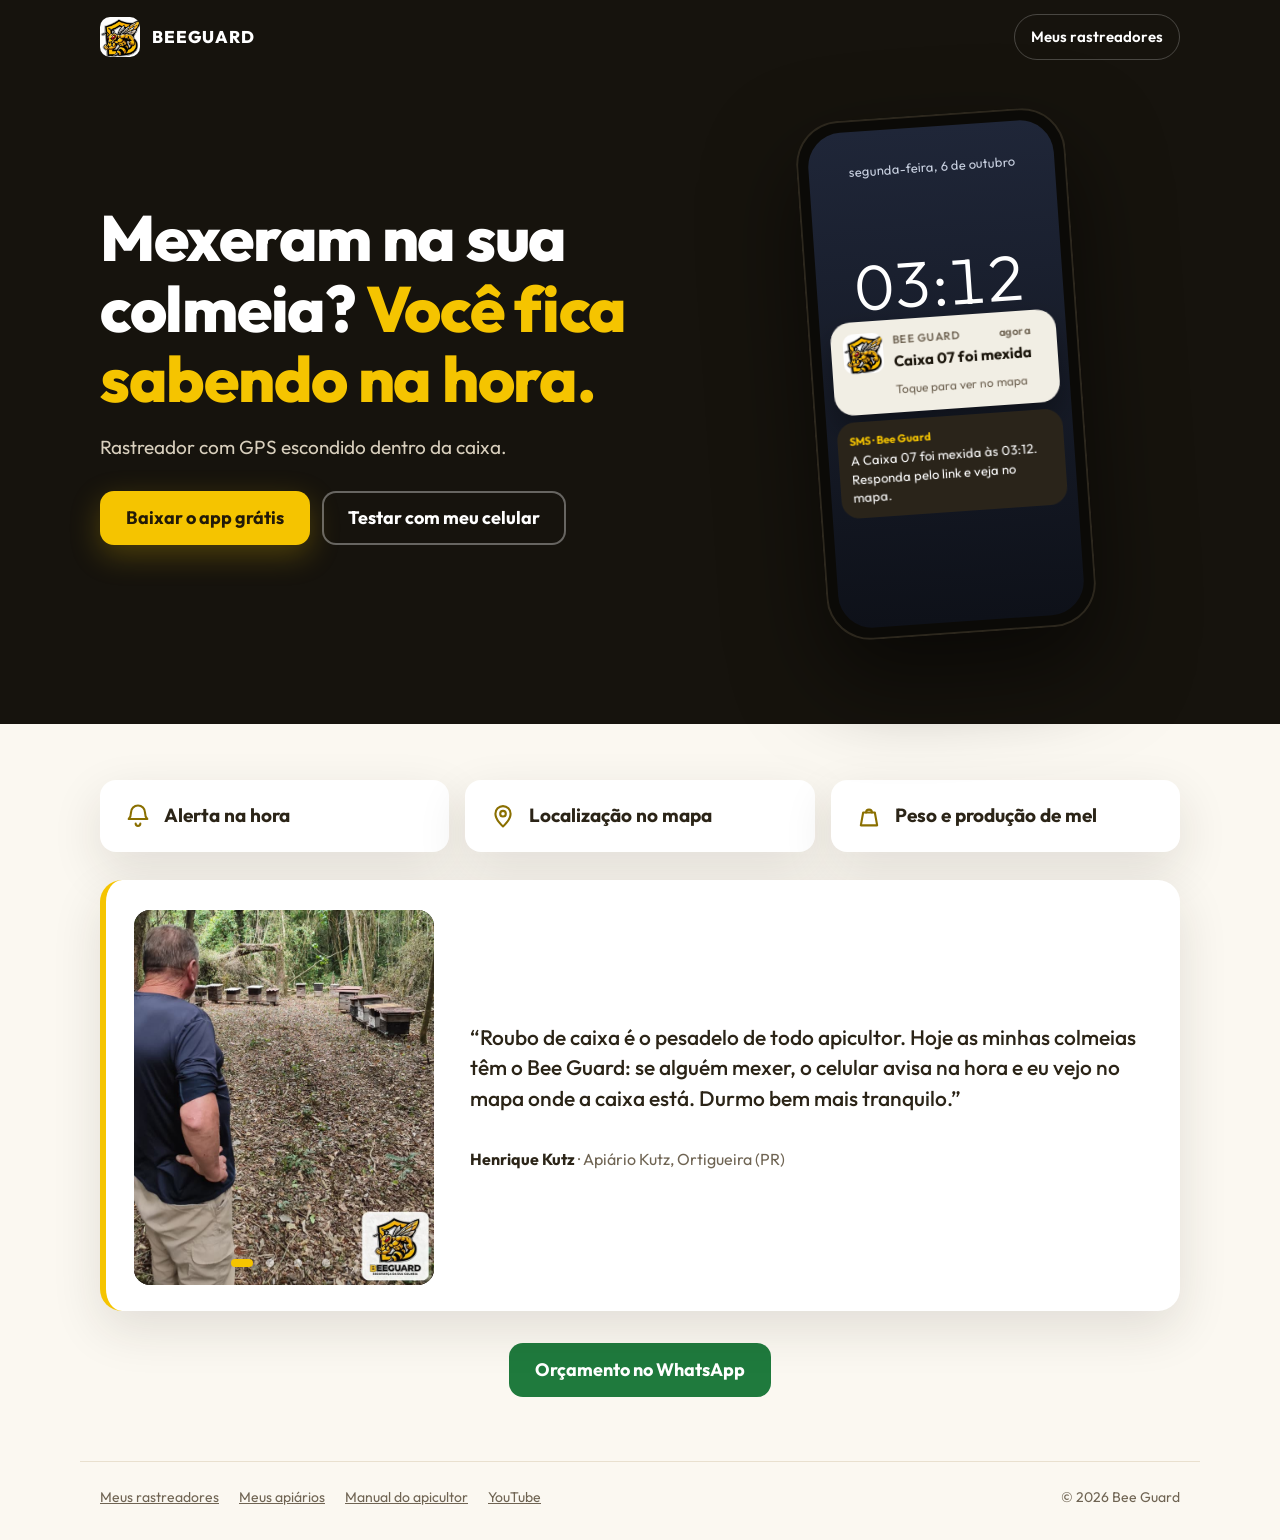
<file: index.html>
<!doctype html>
<html lang="pt-BR">
<head>
<meta charset="utf-8">
<meta name="viewport" content="width=device-width, initial-scale=1, viewport-fit=cover">
<title>Bee Guard – Rastreador antifurto para colmeias com alerta por SMS</title>
<meta name="description" content="Bee Guard protege suas colmeias contra roubo: rastreador com GPS que avisa por SMS quando a caixa é mexida, mostra no mapa onde ela está e acompanha o peso e a produção de mel. Feito para apicultores do Brasil.">
<link rel="canonical" href="https://beeguard.com.br/">
<meta property="og:type" content="website">
<meta property="og:locale" content="pt_BR">
<meta property="og:site_name" content="Bee Guard">
<meta property="og:title" content="Bee Guard – Segurança da sua colmeia">
<meta property="og:description" content="Rastreador antifurto para colmeias: alerta por SMS quando a caixa é mexida, localização no mapa e controle de peso e produção de mel.">
<meta property="og:url" content="https://beeguard.com.br/">
<meta property="og:image" content="https://beeguard.com.br/icone.png">
<link rel="icon" href="icone.png">
<link rel="apple-touch-icon" href="icone.png">
<link rel="manifest" href="manifest.json">
<meta name="apple-mobile-web-app-capable" content="yes">
<meta name="apple-mobile-web-app-title" content="Bee Guard">
<meta name="theme-color" content="#16130d">
<link rel="preconnect" href="https://fonts.googleapis.com">
<link rel="preconnect" href="https://fonts.gstatic.com" crossorigin>
<link href="https://fonts.googleapis.com/css2?family=Outfit:wght@400;500;600;700;800&display=swap" rel="stylesheet">
<style>
:root {
  --noite: #16130d; --noite-2: #221d14; --creme: #fbf8f1; --card: #ffffff;
  --ink: #2b2417; --muted: #6f6453; --line: #e9e0cf;
  --mel: #f5c400; --mel-dark: #8a6f00; --ok: #2e7d32; --alerta: #c62828;
  --sombra: 0 18px 50px rgba(43, 36, 23, .12);
}
* { box-sizing: border-box; }
html { -webkit-text-size-adjust: 100%; scroll-behavior: smooth; }
body { margin: 0; background: var(--creme); color: var(--ink); font: 17px/1.6 "Outfit", system-ui, -apple-system, "Segoe UI", Roboto, sans-serif;
  -webkit-tap-highlight-color: transparent; }
a, button { touch-action: manipulation; }
img { max-width: 100%; height: auto; }
h1, h2, h3 { line-height: 1.1; letter-spacing: -0.02em; text-wrap: balance; margin: 0; }
p { text-wrap: pretty; }
:focus-visible { outline: 3px solid var(--mel); outline-offset: 3px; border-radius: 8px; }
.pular { position: absolute; left: 16px; top: -60px; background: var(--mel); color: #221a08; padding: 10px 16px; border-radius: 10px; font-weight: 700; z-index: 10; }
.pular:focus { top: 12px; }
.wrap { max-width: 1120px; margin: 0 auto; padding: 0 20px; padding-left: max(20px, env(safe-area-inset-left)); padding-right: max(20px, env(safe-area-inset-right)); }

/* topo */
.topo { background: var(--noite); color: #fff; }
.barra { display: flex; align-items: center; justify-content: space-between; gap: 16px; padding-top: 14px; padding-bottom: 14px; }
.marca { display: flex; align-items: center; gap: 12px; color: inherit; text-decoration: none; font-weight: 800; letter-spacing: .06em; }
.marca img { width: 40px; height: 40px; border-radius: 10px; background: #fff; }
.entrar { color: #fff; text-decoration: none; font-weight: 600; font-size: 15px; padding: 10px 16px; border: 1px solid rgba(255,255,255,.22); border-radius: 999px;
  transition: background-color .2s, border-color .2s; }
.entrar:hover { background: rgba(255,255,255,.08); border-color: rgba(255,255,255,.4); }

.hero { display: grid; gap: 40px; padding-top: 28px; padding-bottom: 64px; align-items: center; }
.selo { display: inline-block; color: var(--mel); font-weight: 600; font-size: 15px; margin-bottom: 14px; }
.hero h1 { font-size: clamp(40px, 9vw, 64px); font-weight: 800; }
.hero h1 em { font-style: normal; color: var(--mel); }
.hero p.sub { color: #d8cfbd; font-size: 19px; max-width: 34ch; margin: 18px 0 28px; }
.acoes { display: flex; flex-wrap: wrap; gap: 12px; align-items: center; }
.btn { display: inline-flex; align-items: center; justify-content: center; gap: 10px; min-height: 54px; padding: 0 26px; border: 0; border-radius: 14px;
  font-family: inherit; font-weight: 700; font-size: 18px; line-height: 1; text-decoration: none; cursor: pointer;
  transition: transform .15s ease, background-color .2s, box-shadow .2s; }
.btn:active { transform: translateY(1px) scale(.98); }
.btn-mel { background: var(--mel); color: #221a08; box-shadow: 0 10px 30px rgba(245,196,0,.25); }
.btn-mel:hover { background: #ffd31a; box-shadow: 0 12px 36px rgba(245,196,0,.35); }
.link-claro { color: #fff; font-weight: 600; text-underline-offset: 4px; padding: 12px 6px; }
.link-claro:hover { color: var(--mel); }
.nota { color: #a99e88; font-size: 14px; margin-top: 14px; }
#baixar-passos { color: #d8cfbd; margin-top: 16px; max-width: 46ch; }
#baixar-passos ol { margin: 0; padding-left: 22px; }
#baixar-passos li { margin: 4px 0; }
#baixar-passos b { color: #fff; }
#baixar-passos .status { color: var(--mel); font-weight: 700; margin: 0; }
[hidden] { display: none !important; }

/* celular do hero, com a interface real do alerta */
.cena { position: relative; display: grid; place-items: center; min-height: 460px; }
.logo-contato { width: 180px; mix-blend-mode: multiply; }
.cel { width: 270px; height: 520px; background: #0b0a07; border-radius: 44px; padding: 12px; box-shadow: 0 40px 90px rgba(0,0,0,.55), inset 0 0 0 2px #2c271d; transform: rotate(-4deg); }
.tela { position: relative; height: 100%; border-radius: 34px; overflow: hidden; background: linear-gradient(#1f2638, #0e1119); color: #fff; }
.tela .hora { text-align: center; font-size: 64px; font-weight: 300; margin-top: 54px; font-variant-numeric: tabular-nums; }
.tela .data { text-align: center; font-size: 13px; color: #c8d0e0; margin-top: 30px; }
.notif { position: absolute; left: 10px; right: 10px; top: 190px; background: rgba(250,246,236,.96); color: #1b160c; border-radius: 20px; padding: 12px; display: flex; gap: 10px;
  box-shadow: 0 14px 30px rgba(0,0,0,.35); animation: chega .6s cubic-bezier(.2,.9,.3,1.3) .4s both; }
.notif img { width: 40px; height: 40px; border-radius: 10px; flex: none; }
.notif b { display: block; font-size: 15px; }
.notif small { color: #6f6453; font-size: 12px; }
.notif .app { display: flex; justify-content: space-between; font-size: 11px; color: #6f6453; font-weight: 600; letter-spacing: .04em; }
.sms { position: absolute; left: 10px; right: 10px; top: 290px; background: #2a241a; border-radius: 18px; padding: 12px; font-size: 13px; line-height: 1.4;
  animation: chega .6s cubic-bezier(.2,.9,.3,1.3) 1.1s both; }
.sms span { color: var(--mel); font-weight: 700; font-size: 11px; display: block; margin-bottom: 2px; }
@keyframes chega { from { opacity: 0; transform: translateY(-16px) scale(.96); } to { opacity: 1; transform: none; } }
@media (prefers-reduced-motion: reduce) { .notif, .sms { animation: none; } html { scroll-behavior: auto; } }

/* seções */
section.bloco { padding-top: 56px; padding-bottom: 56px; }
.rotulo { color: var(--mel-dark); font-weight: 700; font-size: 15px; margin-bottom: 10px; }
.bloco h2 { font-size: clamp(32px, 6vw, 44px); font-weight: 800; max-width: 18ch; }
.passos { list-style: none; padding: 0; margin: 40px 0 0; display: grid; gap: 28px; counter-reset: p; }
.passos li { display: grid; grid-template-columns: 64px 1fr; gap: 18px; align-items: start; }
.passos li::before { counter-increment: p; content: counter(p); display: grid; place-items: center; width: 64px; height: 64px; border-radius: 18px;
  background: var(--noite); color: var(--mel); font-size: 28px; font-weight: 800; }
.passos h3 { font-size: 21px; margin: 6px 0 4px; }
.passos p { margin: 0; color: var(--muted); max-width: 60ch; }
.dica { margin-top: 32px; padding: 18px 22px; background: #fff7d1; border-radius: 14px; color: #4a3d12; max-width: 70ch; }

.recursos { display: grid; gap: 14px; margin-top: 40px; }
.rec { background: var(--card); border-radius: 20px; padding: 26px 26px 28px; box-shadow: var(--sombra); }
.rec svg { width: 34px; height: 34px; color: var(--mel-dark); }
.rec h3 { font-size: 21px; margin: 14px 0 6px; }
.rec p { margin: 0; color: var(--muted); }
.rec.destaque { background: var(--noite); color: #fff; }
.rec.destaque p { color: #d8cfbd; }
.rec.destaque svg { color: var(--mel); }

.acesso { background: var(--noite-2); color: #fff; border-radius: 28px; padding: 36px 28px; display: grid; gap: 24px; }
.acesso h2 { color: #fff; font-size: clamp(28px, 5vw, 36px); }
.acesso nav { display: grid; gap: 10px; }
.acesso nav a { display: flex; justify-content: space-between; align-items: center; color: #fff; text-decoration: none; font-weight: 600; font-size: 18px;
  padding: 18px 20px; border-radius: 14px; background: rgba(255,255,255,.06); transition: background-color .2s; }
.acesso nav a:hover { background: rgba(255,255,255,.12); }
.acesso nav a.principal { background: var(--mel); color: #221a08; }
.acesso nav a.principal:hover { background: #ffd31a; }
.acesso nav a span[aria-hidden] { font-size: 22px; }

.contato { display: grid; gap: 18px; align-items: center; padding-top: 64px; padding-bottom: 64px; }
.contato p { margin: 0; color: var(--muted); }
.contato p a { color: var(--ink); font-weight: 600; text-underline-offset: 3px; text-decoration-color: var(--mel); text-decoration-thickness: 2px; }
.contato p a:hover { color: var(--mel-dark); }
.contato .btn-zap { background: #1f7a3d; color: #fff; }
.contato .btn-zap:hover { background: #23893f; }
.rodape { border-top: 1px solid var(--line); padding-top: 24px; padding-bottom: max(32px, env(safe-area-inset-bottom)); color: var(--muted); font-size: 14px;
  display: flex; flex-wrap: wrap; gap: 8px 20px; justify-content: space-between; }
.rodape a { color: inherit; }

.btn-contorno { background: transparent; color: #fff; box-shadow: inset 0 0 0 2px rgba(255,255,255,.35); }
.btn-contorno:hover { box-shadow: inset 0 0 0 2px var(--mel); color: var(--mel); }
.sr { position: absolute; width: 1px; height: 1px; overflow: hidden; clip-path: inset(50%); white-space: nowrap; }
.lista-rec { list-style: none; padding: 0; margin: 0; display: grid; grid-template-columns: 1fr; gap: 12px; }
.contato { padding-top: 32px; padding-bottom: 8px; }
.depo { position: relative; margin: 28px 0 0; background: var(--card); border-radius: 22px; padding: 30px 28px 26px; box-shadow: var(--sombra); border-left: 6px solid var(--mel); }
.depo { display: grid; gap: 20px; align-items: center; }
.depo-foto { width: 100%; aspect-ratio: 4 / 5; object-fit: cover; border-radius: 16px; display: block; }
@media (min-width: 860px) { .depo { grid-template-columns: 300px 1fr; column-gap: 36px; } .depo-foto { grid-row: span 2; } .depo blockquote { font-size: 26px; align-self: end; } .depo figcaption { align-self: start; } }
.depo blockquote { margin: 0; font-size: 21px; line-height: 1.45; font-weight: 500; text-wrap: pretty; }
.depo figcaption { margin-top: 14px; color: var(--muted); font-size: 16px; }
.depo figcaption b { color: var(--ink); }
/* Carrossel no lugar da foto: depoimento + um slide por recurso. Passa sozinho, arrasta com o dedo. */
.carrossel { position: relative; overflow: hidden; background: var(--noite); }
.trilho { display: flex; height: 100%; overflow-x: auto; scroll-snap-type: x mandatory; scroll-behavior: smooth; scrollbar-width: none; }
.trilho::-webkit-scrollbar { display: none; }
.slide { position: relative; flex: 0 0 100%; height: 100%; scroll-snap-align: start; overflow: hidden; }
.slide > img { width: 100%; height: 100%; object-fit: cover; display: block; }
.legenda { position: absolute; left: 0; right: 0; bottom: 0; margin: 0; padding: 48px 16px 34px; color: #fff; font-size: 14px; line-height: 1.4;
  background: linear-gradient(transparent, rgba(10,8,4,.92) 45%); }
.legenda b { display: block; font-size: 17px; color: var(--mel); margin-bottom: 4px; }
.pontos { position: absolute; left: 0; right: 0; bottom: 10px; display: flex; justify-content: center; gap: 4px; }
.pontos button { all: unset; width: 24px; height: 24px; display: grid; place-items: center; cursor: pointer; }
.pontos button::after { content: ""; width: 8px; height: 8px; border-radius: 99px; background: rgba(255,255,255,.5); transition: width .25s, background-color .25s; }
.pontos button[aria-selected="true"]::after { width: 22px; background: var(--mel); }
.pontos button:focus-visible { outline: 2px solid var(--mel); border-radius: 99px; }
.s-alerta { background: linear-gradient(#1f2638, #0e1119); color: #fff; }
.s-hora { text-align: center; font-size: 52px; font-weight: 300; margin-top: 30px; font-variant-numeric: tabular-nums; }
.s-notif { display: flex; gap: 10px; margin: 14px 12px 0; background: rgba(250,246,236,.96); color: #1b160c; border-radius: 16px; padding: 10px; font-size: 13px; line-height: 1.3; }
.s-notif img { border-radius: 8px; flex: none; }
.s-notif small { display: block; color: #6f6453; font-size: 11px; font-weight: 600; letter-spacing: .03em; }
.s-notif b { display: block; font-size: 14px; }
.s-mapa svg { position: absolute; inset: 0; width: 100%; height: 100%; }
.s-peso { background: var(--creme); color: var(--ink); padding: 24px 18px 0; }
.s-peso-topo small { display: block; color: var(--muted); font-size: 13px; font-weight: 600; }
.s-peso-topo b { display: block; font-size: 46px; line-height: 1.1; color: var(--ink); }
.s-peso-topo span { color: var(--muted); font-size: 14px; }
.s-peso svg { width: 100%; margin-top: 18px; }
.s-selo { display: inline-block; margin-top: 10px; background: var(--ok); color: #fff; font-size: 13px; font-weight: 700; padding: 5px 12px; border-radius: 99px; }
@media (prefers-reduced-motion: reduce) { .trilho { scroll-behavior: auto; } }
.depo-tag { position: absolute; top: -12px; right: 18px; background: var(--noite); color: #fff; font-size: 12px; font-weight: 700; padding: 4px 10px; border-radius: 6px; }
.lista-rec li { display: flex; align-items: center; gap: 12px; background: var(--card); border-radius: 16px; padding: 18px; box-shadow: var(--sombra); font-size: 17px; line-height: 1.25; }
.lista-rec svg { width: 28px; height: 28px; flex: none; color: var(--mel-dark); }
.lista-rec li { padding: 0; }
.lista-rec button { all: unset; box-sizing: border-box; display: flex; align-items: center; gap: 12px; width: 100%; height: 100%; padding: 18px; border-radius: 16px; cursor: pointer; }
.lista-rec button:focus-visible { outline: 3px solid var(--mel); outline-offset: 3px; }
.lista-rec li:has(.ativo) { background: var(--noite); color: #fff; }
.lista-rec li:has(.ativo) svg { color: var(--mel); }
.lista-rec li { transition: background-color .3s, color .3s; }
.contato { text-align: center; justify-items: center; }
.rodape-links { display: flex; flex-wrap: wrap; gap: 8px 20px; }
@media (min-width: 860px) {
  .lista-rec { grid-template-columns: repeat(3, 1fr); gap: 16px; }
  .lista-rec li { font-size: 19px; }
  .lista-rec button { padding: 22px 24px; }
  .hero { grid-template-columns: 1.1fr .9fr; padding-top: 40px; padding-bottom: 90px; }
  .recursos { grid-template-columns: repeat(6, 1fr); }
  .rec { grid-column: span 2; }
  .rec.largo { grid-column: span 3; }
  .rec.inteiro { grid-column: 1 / -1; display: grid; grid-template-columns: auto 1fr; column-gap: 20px; align-items: center; }
  .rec.inteiro svg { grid-row: span 2; }
  .rec.inteiro h3 { margin-top: 0; }
  .acesso { grid-template-columns: 1fr 1fr; align-items: center; padding: 48px; }
  .passos { grid-template-columns: repeat(3, 1fr); gap: 32px; }
  .passos li { grid-template-columns: 1fr; align-content: start; }
}
</style>
<script type="application/ld+json">
{"@context":"https://schema.org","@type":"Organization","name":"Bee Guard","url":"https://beeguard.com.br/","logo":"https://beeguard.com.br/icone.png",
 "contactPoint":{"@type":"ContactPoint","telephone":"+55-41-99676-7045","contactType":"sales","areaServed":"BR","availableLanguage":"Portuguese"},
 "sameAs":["https://www.youtube.com/@beeguard-p2r"]}
</script>
</head>
<body>
<a class="pular" href="#conteudo">Pular para o conteúdo</a>

<div class="topo">
  <header class="wrap barra">
    <a class="marca" href="index.html"><img src="icone.png" alt="" width="40" height="40"><span translate="no">BEEGUARD</span></a>
    <a class="entrar" href="painel.html">Meus rastreadores</a>
  </header>

  <div class="wrap hero">
    <div>
      <h1>Mexeram na sua colmeia? <em>Você fica sabendo na hora.</em></h1>
      <p class="sub">Rastreador com GPS escondido dentro da caixa.</p>
      <div class="acoes">
        <button type="button" class="btn btn-mel" id="baixar-app">Baixar o app grátis</button>
        <a class="btn btn-contorno" href="celular-teste.html">Testar com meu celular</a>
      </div>
      <div id="baixar-passos" hidden aria-live="polite"></div>
    </div>
    <div class="cena" aria-hidden="true">
      <div class="cel"><div class="tela">
        <div class="data">segunda-feira, 6 de outubro</div>
        <div class="hora">03:12</div>
        <div class="notif"><img src="icone.png" alt="" width="40" height="40"><div><div class="app"><span>BEE GUARD</span><span>agora</span></div><b>Caixa 07 foi mexida</b><small>Toque para ver no mapa</small></div></div>
        <div class="sms"><span>SMS · Bee Guard</span>A Caixa 07 foi mexida às 03:12. Responda pelo link e veja no mapa.</div>
      </div></div>
    </div>
  </div>
</div>

<main id="conteudo">
  <section class="wrap bloco" aria-labelledby="recursos">
    <h2 id="recursos" class="sr">O que ele faz</h2>
    <ul class="lista-rec" id="rec-lista">
      <li><button type="button" data-slide="1" aria-controls="carrossel"><svg viewBox="0 0 24 24" fill="none" stroke="currentColor" stroke-width="1.8" stroke-linecap="round" stroke-linejoin="round" aria-hidden="true"><path d="M12 3a6 6 0 0 0-6 6c0 3.2-1.2 4.8-2 5.6h16c-.8-.8-2-2.4-2-5.6a6 6 0 0 0-6-6Z"/><path d="M10 18.5a2 2 0 0 0 4 0"/></svg>
        <b>Alerta na hora</b></button></li>
      <li><button type="button" data-slide="2" aria-controls="carrossel"><svg viewBox="0 0 24 24" fill="none" stroke="currentColor" stroke-width="1.8" stroke-linecap="round" stroke-linejoin="round" aria-hidden="true"><path d="M12 21s-6.5-5.6-6.5-11a6.5 6.5 0 0 1 13 0C18.5 15.4 12 21 12 21Z"/><circle cx="12" cy="10" r="2.4"/></svg>
        <b>Localização no mapa</b></button></li>
      <li><button type="button" data-slide="3" aria-controls="carrossel"><svg viewBox="0 0 24 24" fill="none" stroke="currentColor" stroke-width="1.8" stroke-linecap="round" stroke-linejoin="round" aria-hidden="true"><path d="M5 20h14l-2-11H7Z"/><path d="M9.5 9a2.5 2.5 0 0 1 5 0"/></svg>
        <b>Peso e produção de mel</b></button></li>
    </ul>
    <figure class="depo">
      <div class="depo-foto carrossel" id="carrossel" role="region" aria-roledescription="carrossel" aria-label="Como o Bee Guard funciona">
        <div class="trilho" tabindex="0">
          <div class="slide" aria-label="1 de 4"><img src="henrique-depoimento.jpg" alt="Henrique Kutz olhando as colmeias do Apiário Kutz no meio da mata" width="720" height="900" loading="lazy"></div>
          <div class="slide s-alerta" aria-label="2 de 4">
            <div class="s-hora">03:12</div>
            <div class="s-notif"><img src="icone.png" alt="" width="34" height="34"><div><small>BEE GUARD · agora</small><b>Caixa 07 foi mexida</b><span>Toque para ver no mapa</span></div></div>
            <p class="legenda"><b>Alerta na hora</b>Mexeram na caixa de madrugada? Seu celular toca na hora, com notificação e SMS. Você age antes de o ladrão ir longe.</p>
          </div>
          <div class="slide s-mapa" aria-label="3 de 4">
            <svg viewBox="0 0 300 375" preserveAspectRatio="xMidYMid slice" aria-hidden="true">
              <rect width="300" height="375" fill="#eef1e6"/>
              <path d="M-10 70 C 80 40 150 120 310 60 L310 0 L-10 0Z" fill="#cfe3b8"/>
              <path d="M-10 300 C 60 260 120 330 200 290 S 300 300 310 280 L310 375 L-10 375Z" fill="#cfe3b8"/>
              <path d="M210 -10 C 190 80 250 140 230 220 S 260 330 250 385" fill="none" stroke="#a9cfe8" stroke-width="10"/>
              <g fill="none" stroke="#fff" stroke-linecap="round"><path d="M-10 160 L310 130" stroke-width="12"/><path d="M90 -10 L120 385" stroke-width="9"/><path d="M-10 250 L310 215" stroke-width="7"/></g>
              <g fill="none" stroke="#f3d58a" stroke-linecap="round"><path d="M-10 160 L310 130" stroke-width="4"/></g>
              <path d="M55 205 C 75 175 95 150 115 140 S 170 120 210 80" fill="none" stroke="#c62828" stroke-width="4" stroke-dasharray="2 9" stroke-linecap="round"/>
              <g transform="translate(55 205)"><path d="M0 -13 L11 -6.5 L11 6.5 L0 13 L-11 6.5 L-11 -6.5Z" fill="#f5c400" stroke="#16130d" stroke-width="2"/></g>
              <g transform="translate(210 80)"><circle r="26" fill="#c62828" opacity=".15"/><path d="M0 0 C -12 -14 -14 -20 -14 -26 A14 14 0 0 1 14 -26 C 14 -20 12 -14 0 0Z" fill="#c62828"/><circle cy="-26" r="5" fill="#fff"/></g>
              <g font-family="inherit" font-size="11" font-weight="700"><rect x="160" y="22" width="98" height="22" rx="11" fill="#16130d"/><text x="209" y="37" fill="#fff" text-anchor="middle">Caixa 07 · agora</text>
              <text x="70" y="229" fill="#16130d">Apiário</text></g>
            </svg>
            <p class="legenda"><b>Localização no mapa</b>Levaram a caixa? O GPS mostra onde ela está e o caminho que fez. Você vai direto buscar, ou leva a polícia junto.</p>
          </div>
          <div class="slide s-peso" aria-label="4 de 4">
            <div class="s-peso-topo"><small>Caixa 3 · balança</small><b>+12,4 kg</b><span>de mel desde a melgueira</span></div>
            <svg viewBox="0 0 260 120" aria-hidden="true">
              <path d="M0 105 L30 100 L60 92 L90 85 L120 70 L150 60 L180 44 L210 34 L240 22 L260 18" fill="none" stroke="#f5c400" stroke-width="5" stroke-linecap="round" stroke-linejoin="round"/>
              <path d="M0 105 L30 100 L60 92 L90 85 L120 70 L150 60 L180 44 L210 34 L240 22 L260 18 L260 120 L0 120Z" fill="#f5c400" opacity=".18"/>
              <circle cx="260" cy="18" r="7" fill="#f5c400" stroke="#16130d" stroke-width="3"/>
            </svg>
            <div class="s-selo">Pronta para colher</div>
            <p class="legenda"><b>Peso e produção de mel</b>Saiba quanto mel tem em cada caixa sem abrir. Colha na hora certa e seja avisado se tirarem mel.</p>
          </div>
        </div>
        <div class="pontos" role="tablist" aria-label="Escolher imagem">
          <button type="button" role="tab" aria-label="Depoimento"></button><button type="button" role="tab" aria-label="Alerta na hora"></button><button type="button" role="tab" aria-label="Localização no mapa"></button><button type="button" role="tab" aria-label="Peso e produção de mel"></button>
        </div>
      </div>
      <blockquote>“Roubo de caixa é o pesadelo de todo apicultor. Hoje as minhas colmeias têm o <span translate="no">Bee Guard</span>: se alguém mexer, o celular avisa na hora e eu vejo no mapa onde a caixa está. Durmo bem mais tranquilo.”</blockquote>
      <figcaption><b>Henrique Kutz</b> · Apiário Kutz, Ortigueira (PR)</figcaption>
    </figure>
    <div class="contato">
      <a class="btn btn-zap" href="https://wa.me/5541996767045" target="_blank" rel="noopener">Orçamento no WhatsApp</a>
    </div>
  </section>
</main>

<footer class="wrap rodape">
  <nav aria-label="Áreas do apicultor" class="rodape-links">
    <a href="painel.html">Meus rastreadores</a>
    <a href="apiarios.html">Meus apiários</a>
    <a href="manual.html">Manual do apicultor</a>
    <a href="https://www.youtube.com/@beeguard-p2r" target="_blank" rel="noopener">YouTube</a>
  </nav>
  <span>© 2026 <span translate="no">Bee Guard</span></span>
</footer>

<script type="module">
import { ligarBotao } from "./instalar.js?v=2026102407";
ligarBotao(document.getElementById("baixar-app"), document.getElementById("baixar-passos"));

// Carrossel do depoimento: passa sozinho a cada 5 s, para quando a pessoa mexe e anda com os quadros de cima.
const carrossel = document.getElementById("carrossel");
const trilho = carrossel.querySelector(".trilho");
const pontos = [...document.querySelectorAll("#carrossel .pontos button")];
const quadros = [...document.querySelectorAll("#rec-lista button")];
const total = pontos.length;
let atual = 0, parado = false, timer;
const ir = (i) => trilho.scrollTo({ left: i * trilho.clientWidth });
function marcar(i) {
  atual = i;
  pontos.forEach((p, k) => p.setAttribute("aria-selected", k === i));
  quadros.forEach((q) => q.classList.toggle("ativo", Number(q.dataset.slide) === i));
}
trilho.addEventListener("scroll", () => {
  const i = Math.round(trilho.scrollLeft / trilho.clientWidth);
  if (i !== atual) marcar(i);
}, { passive: true });
pontos.forEach((p, k) => p.onclick = () => { parado = true; ir(k); });
quadros.forEach((q) => q.onclick = () => {
  parado = true;
  const i = Number(q.dataset.slide), r = carrossel.getBoundingClientRect();
  // Se o carrossel não está todo na tela, rola a página primeiro e só depois troca a imagem.
  if (r.top < 0 || r.bottom > innerHeight) { carrossel.scrollIntoView({ block: "nearest" }); setTimeout(() => ir(i), 500); } else ir(i);
});
for (const ev of ["pointerdown", "focusin", "mouseenter"]) carrossel.addEventListener(ev, () => { parado = true; });
carrossel.addEventListener("mouseleave", () => { parado = false; });
if (!matchMedia("(prefers-reduced-motion: reduce)").matches) {
  timer = setInterval(() => { if (!parado && !document.hidden) ir((atual + 1) % total); }, 5000);
}
marcar(0);
</script>
</body>
</html>
</file>
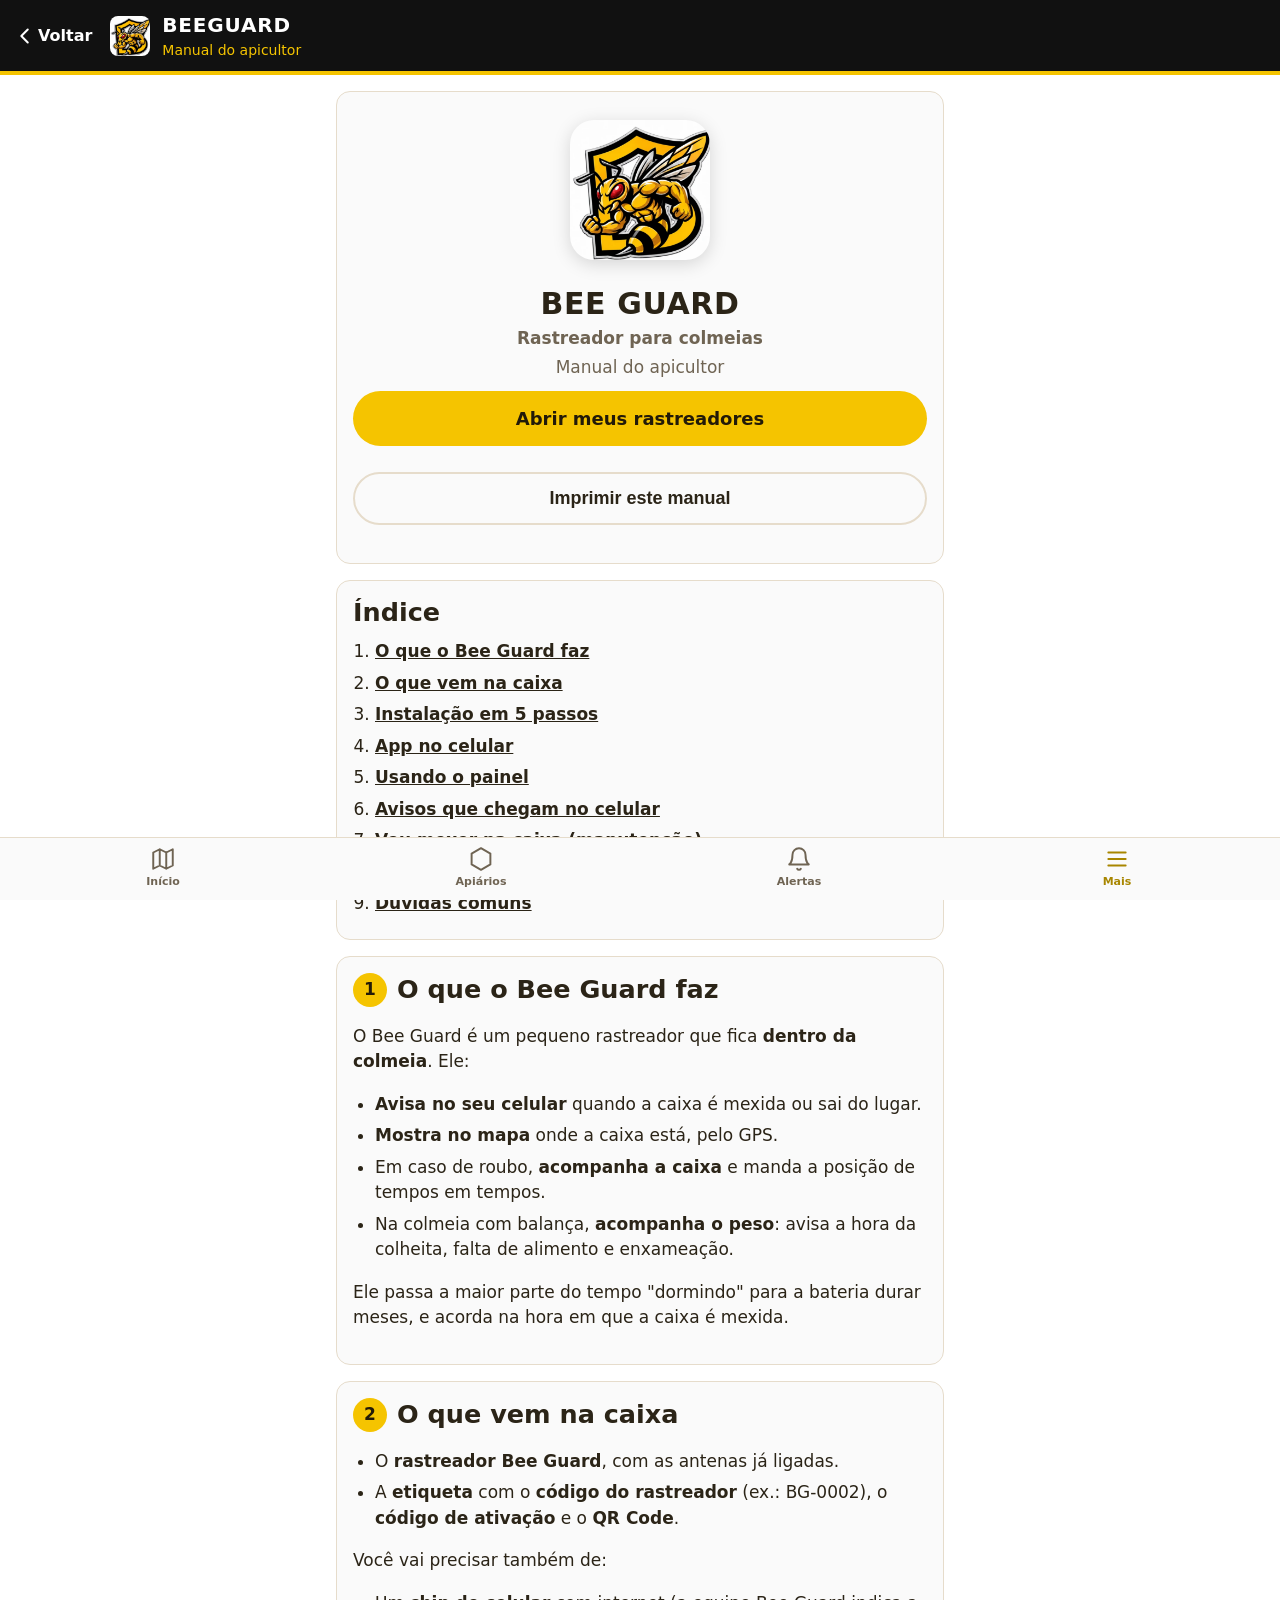
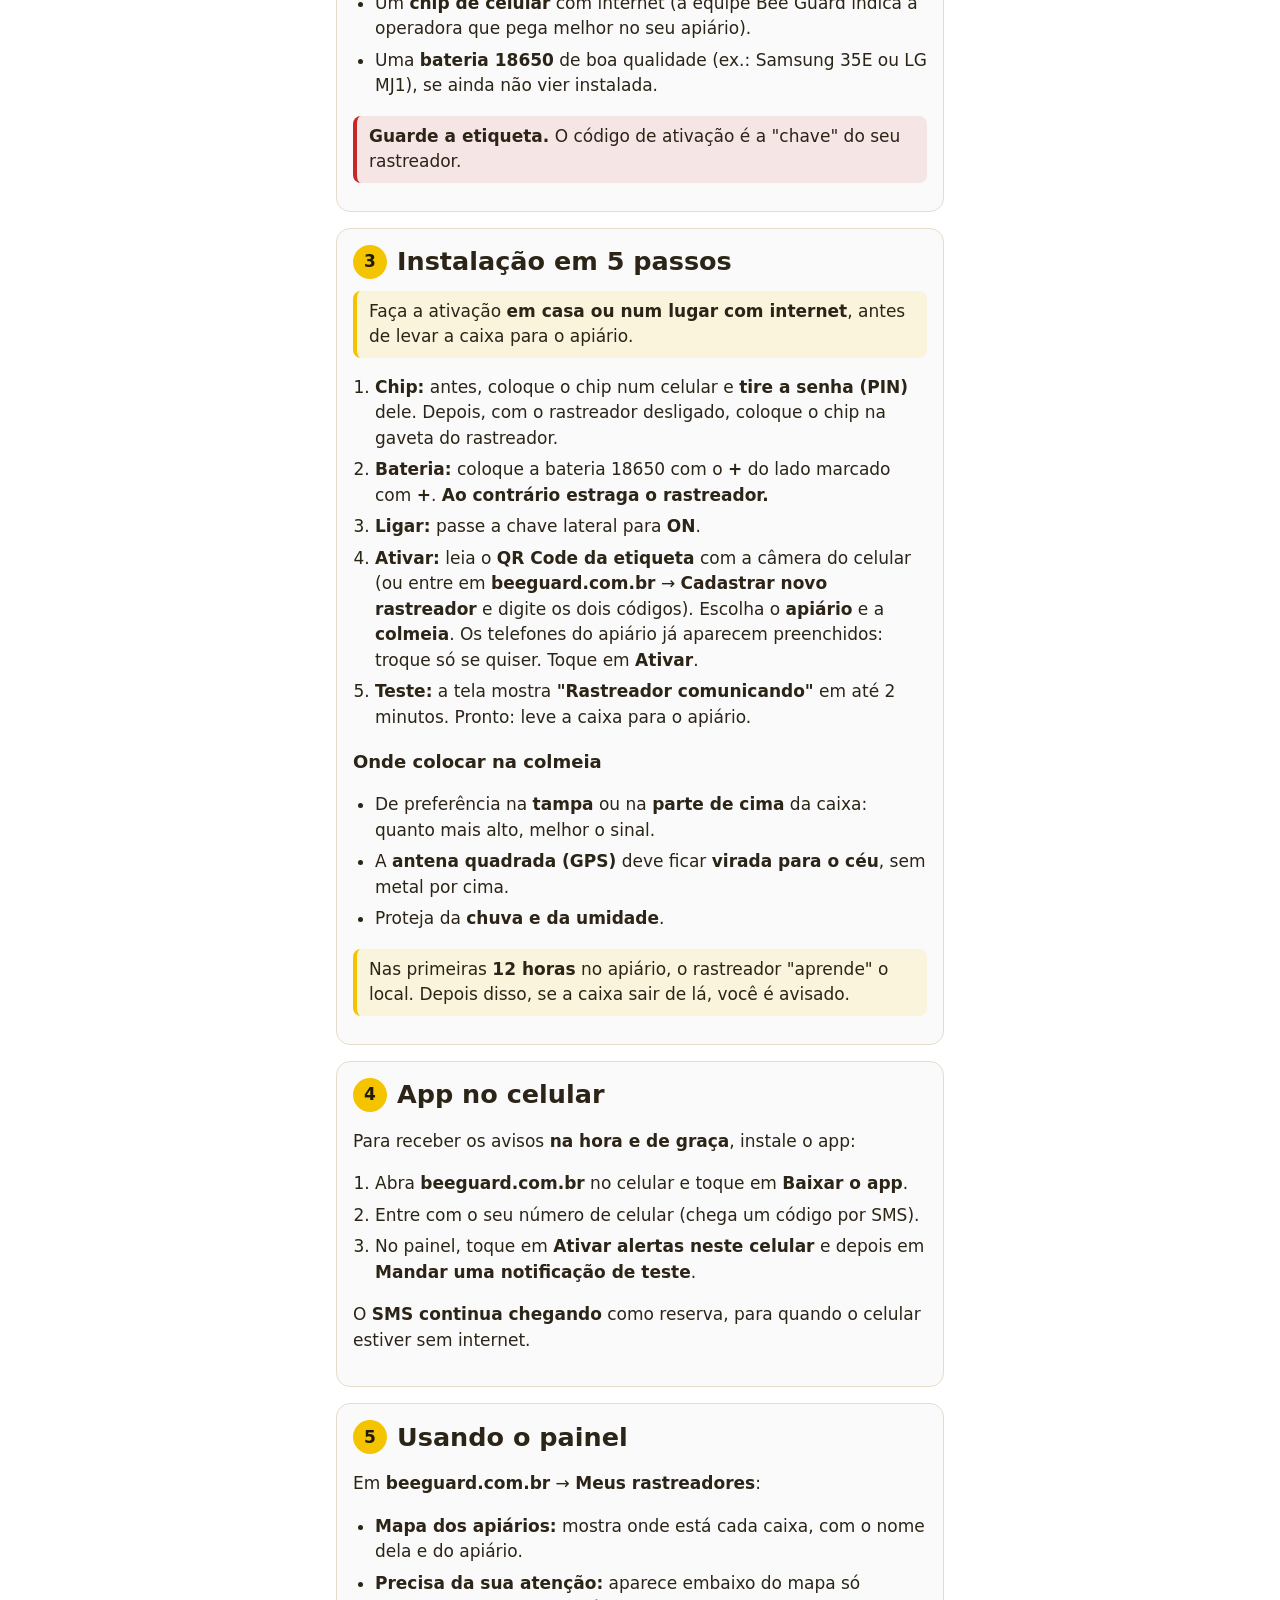
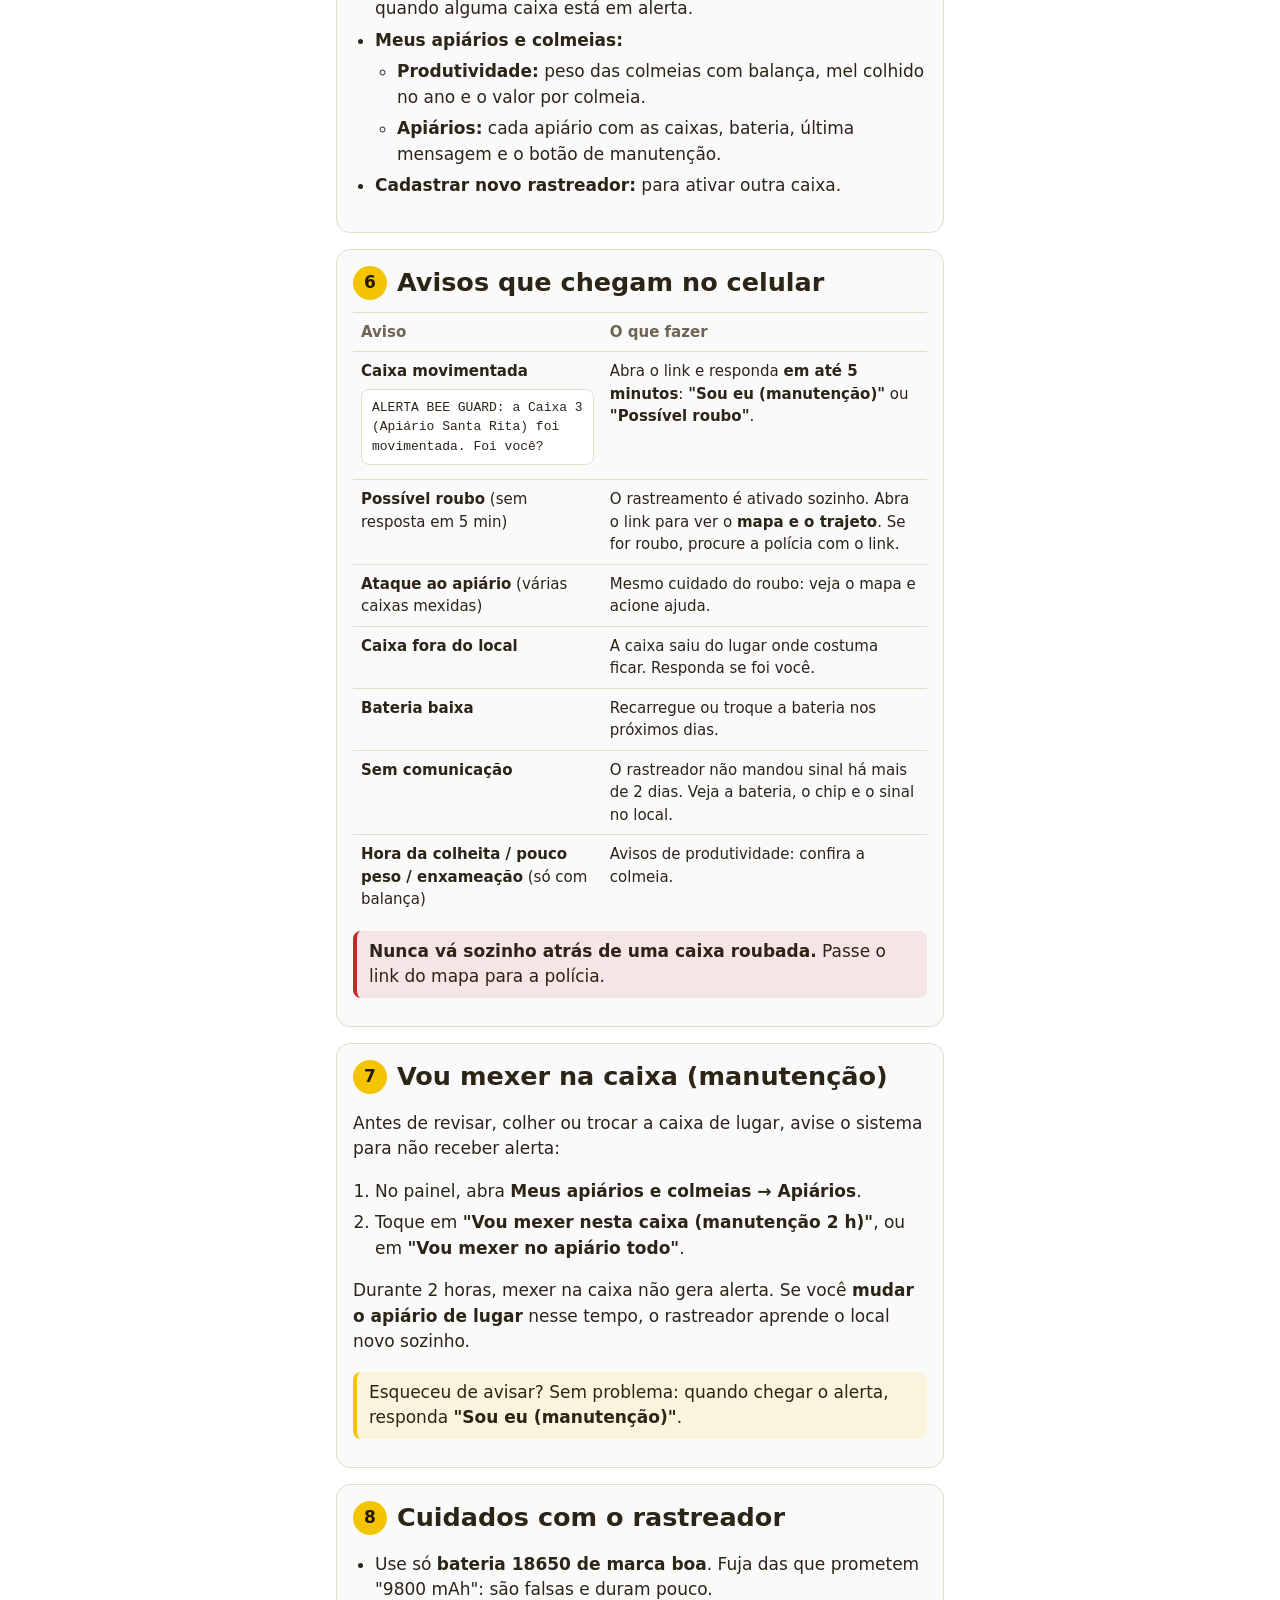
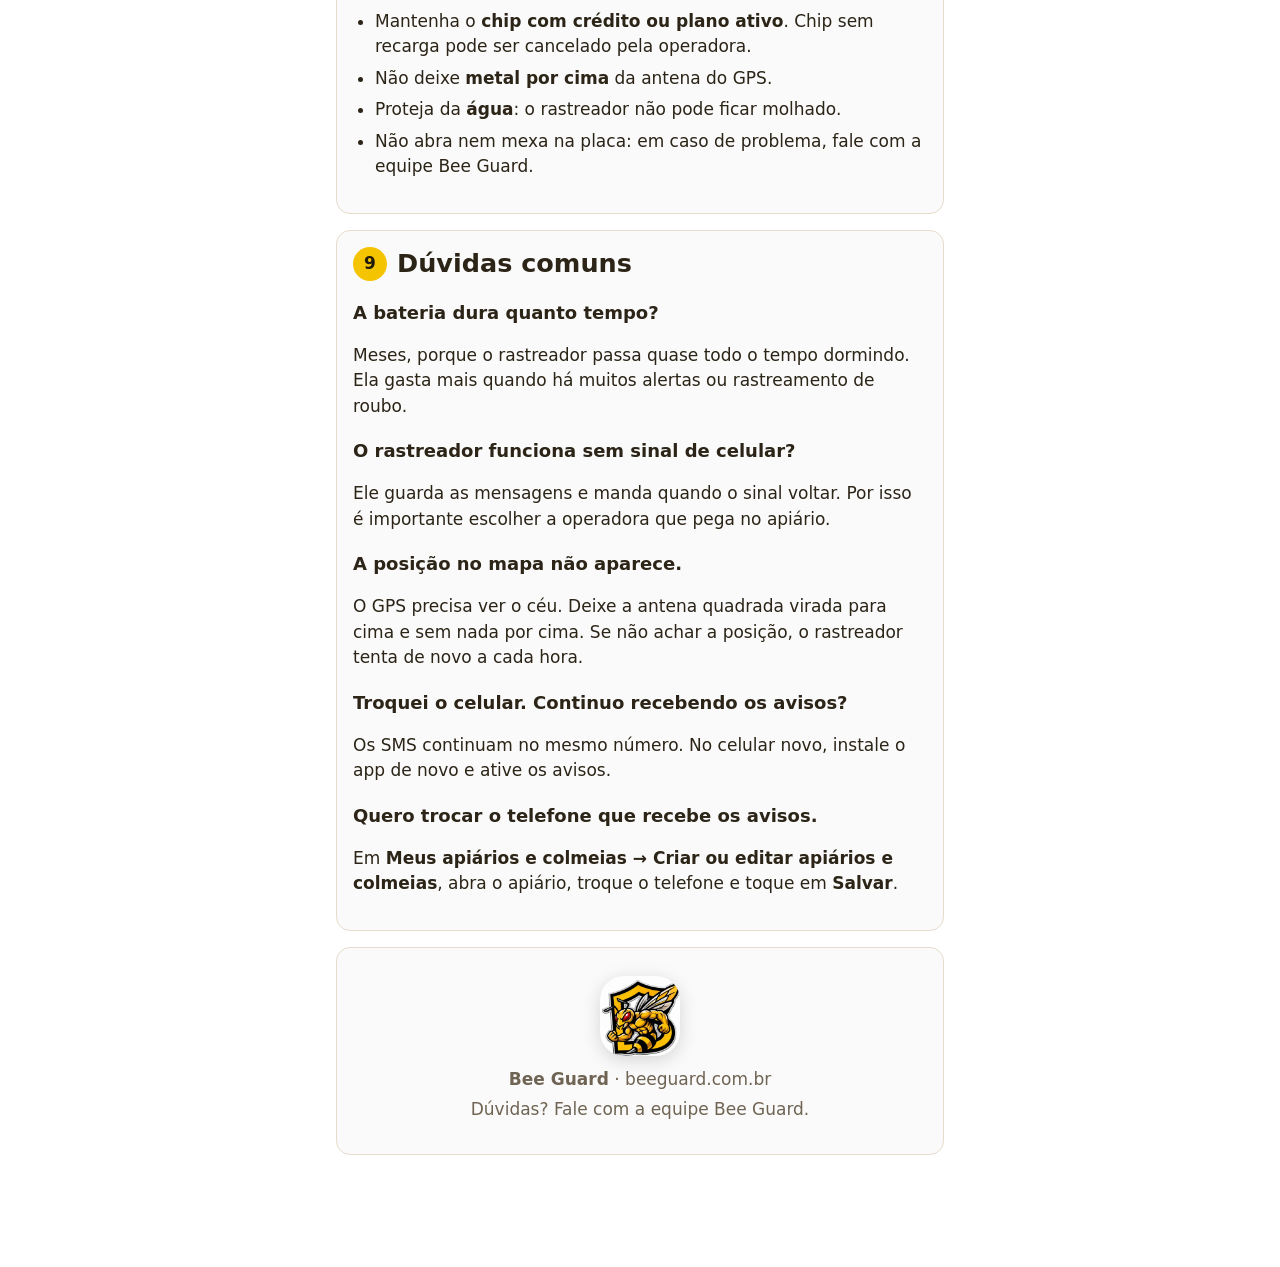
<file: manual.html>
<!doctype html>
<html lang="pt-BR">
<head>
<meta charset="utf-8">
<meta name="viewport" content="width=device-width, initial-scale=1">
<title>Manual do apicultor · Bee Guard</title>
<meta name="description" content="Manual de uso do rastreador Bee Guard para colmeias: instalação, ativação, avisos no celular e cuidados.">
<link rel="stylesheet" href="style.css?v=2026102407">
<link rel="icon" href="icone.png">
<link rel="apple-touch-icon" href="icone.png">
<meta name="theme-color" content="#111111">
<style>
  .capa { text-align: center; padding: 28px 16px; }
  .capa img { width: 140px; height: 140px; border-radius: 24px; background: #fff; box-shadow: 0 4px 18px rgba(0,0,0,.15); }
  .capa h1 { font-size: 30px; margin: 18px 0 4px; letter-spacing: .02em; }
  .capa p { margin: 4px 0; color: var(--muted); }
  .indice ol { padding-left: 22px; margin: 6px 0; }
  .indice a { color: var(--ink); }
  .manual h2 { display: flex; align-items: center; gap: 10px; }
  .manual h2 .num { flex: none; width: 34px; height: 34px; border-radius: 50%; background: var(--mel); color: #221a08;
    display: inline-flex; align-items: center; justify-content: center; font-size: 17px; }
  .manual h3 { margin: 18px 0 6px; font-size: 18px; }
  .manual ol, .manual ul { padding-left: 22px; }
  .manual li { margin: 6px 0; }
  .dica { border-left: 4px solid var(--mel); background: color-mix(in srgb, var(--mel) 12%, transparent);
    border-radius: 8px; padding: 8px 12px; margin: 12px 0; }
  .atencao { border-left: 4px solid var(--alerta); background: color-mix(in srgb, var(--alerta) 10%, transparent);
    border-radius: 8px; padding: 8px 12px; margin: 12px 0; }
  .aviso-tab { width: 100%; border-collapse: collapse; font-size: 15px; }
  .aviso-tab th, .aviso-tab td { text-align: left; vertical-align: top; padding: 8px; border-top: 1px solid var(--line); }
  .aviso-tab th { color: var(--muted); font-weight: 600; }
  .sms { font-family: ui-monospace, Menlo, Consolas, monospace; font-size: 13px; background: var(--bg);
    border: 1px solid var(--line); border-radius: 8px; padding: 8px 10px; margin: 6px 0; }
  .acoes-manual { display: flex; gap: 10px; flex-wrap: wrap; }
  .acoes-manual .btn { width: auto; flex: 1 1 200px; margin: 6px 0; }
  @media print {
    header, .acoes-manual { display: none !important; }
    body { background: #fff; color: #111; font-size: 13px; }
    main { max-width: none; padding: 0; }
    .card { border: 0; padding: 0 0 8px; break-inside: avoid; }
    .capa { break-after: page; padding-top: 120px; }
    .manual h2 .num { border: 1px solid #a88600; }
  }
</style>
</head>
<body data-aba="mais">
<header><a class="marca" href="index.html"><img src="icone.png" alt="" width="40" height="40"><span>BEEGUARD<small>Manual do apicultor</small></span></a></header>
<main class="manual">

  <section class="card capa">
    <img src="icone.png" alt="Logo Bee Guard" width="140" height="140">
    <h1>BEE GUARD</h1>
    <p><b>Rastreador para colmeias</b></p>
    <p>Manual do apicultor</p>
    <div class="acoes-manual">
      <a class="btn" href="painel.html">Abrir meus rastreadores</a>
      <button type="button" class="secundario" onclick="print()">Imprimir este manual</button>
    </div>
  </section>

  <nav class="card indice" aria-label="Índice">
    <h2>Índice</h2>
    <ol>
      <li><a href="#o-que-e">O que o Bee Guard faz</a></li>
      <li><a href="#caixa">O que vem na caixa</a></li>
      <li><a href="#instalar">Instalação em 5 passos</a></li>
      <li><a href="#app">App no celular</a></li>
      <li><a href="#painel">Usando o painel</a></li>
      <li><a href="#avisos">Avisos que chegam no celular</a></li>
      <li><a href="#manutencao">Vou mexer na caixa (manutenção)</a></li>
      <li><a href="#cuidados">Cuidados com o rastreador</a></li>
      <li><a href="#duvidas">Dúvidas comuns</a></li>
    </ol>
  </nav>

  <section class="card" id="o-que-e">
    <h2><span class="num">1</span> O que o Bee Guard faz</h2>
    <p>O Bee Guard é um pequeno rastreador que fica <b>dentro da colmeia</b>. Ele:</p>
    <ul>
      <li><b>Avisa no seu celular</b> quando a caixa é mexida ou sai do lugar.</li>
      <li><b>Mostra no mapa</b> onde a caixa está, pelo GPS.</li>
      <li>Em caso de roubo, <b>acompanha a caixa</b> e manda a posição de tempos em tempos.</li>
      <li>Na colmeia com balança, <b>acompanha o peso</b>: avisa a hora da colheita, falta de alimento e enxameação.</li>
    </ul>
    <p>Ele passa a maior parte do tempo "dormindo" para a bateria durar meses, e acorda na hora em que a caixa é mexida.</p>
  </section>

  <section class="card" id="caixa">
    <h2><span class="num">2</span> O que vem na caixa</h2>
    <ul>
      <li>O <b>rastreador Bee Guard</b>, com as antenas já ligadas.</li>
      <li>A <b>etiqueta</b> com o <b>código do rastreador</b> (ex.: BG-0002), o <b>código de ativação</b> e o <b>QR Code</b>.</li>
    </ul>
    <p>Você vai precisar também de:</p>
    <ul>
      <li>Um <b>chip de celular</b> com internet (a equipe Bee Guard indica a operadora que pega melhor no seu apiário).</li>
      <li>Uma <b>bateria 18650</b> de boa qualidade (ex.: Samsung 35E ou LG MJ1), se ainda não vier instalada.</li>
    </ul>
    <p class="atencao"><b>Guarde a etiqueta.</b> O código de ativação é a "chave" do seu rastreador.</p>
  </section>

  <section class="card" id="instalar">
    <h2><span class="num">3</span> Instalação em 5 passos</h2>
    <p class="dica">Faça a ativação <b>em casa ou num lugar com internet</b>, antes de levar a caixa para o apiário.</p>
    <ol>
      <li><b>Chip:</b> antes, coloque o chip num celular e <b>tire a senha (PIN)</b> dele. Depois, com o rastreador desligado, coloque o chip na gaveta do rastreador.</li>
      <li><b>Bateria:</b> coloque a bateria 18650 com o <b>+</b> do lado marcado com <b>+</b>. <b>Ao contrário estraga o rastreador.</b></li>
      <li><b>Ligar:</b> passe a chave lateral para <b>ON</b>.</li>
      <li><b>Ativar:</b> leia o <b>QR Code da etiqueta</b> com a câmera do celular (ou entre em <b>beeguard.com.br</b> → <b>Cadastrar novo rastreador</b> e digite os dois códigos). Escolha o <b>apiário</b> e a <b>colmeia</b>. Os telefones do apiário já aparecem preenchidos: troque só se quiser. Toque em <b>Ativar</b>.</li>
      <li><b>Teste:</b> a tela mostra <b>"Rastreador comunicando"</b> em até 2 minutos. Pronto: leve a caixa para o apiário.</li>
    </ol>
    <h3>Onde colocar na colmeia</h3>
    <ul>
      <li>De preferência na <b>tampa</b> ou na <b>parte de cima</b> da caixa: quanto mais alto, melhor o sinal.</li>
      <li>A <b>antena quadrada (GPS)</b> deve ficar <b>virada para o céu</b>, sem metal por cima.</li>
      <li>Proteja da <b>chuva e da umidade</b>.</li>
    </ul>
    <p class="dica">Nas primeiras <b>12 horas</b> no apiário, o rastreador "aprende" o local. Depois disso, se a caixa sair de lá, você é avisado.</p>
  </section>

  <section class="card" id="app">
    <h2><span class="num">4</span> App no celular</h2>
    <p>Para receber os avisos <b>na hora e de graça</b>, instale o app:</p>
    <ol>
      <li>Abra <b>beeguard.com.br</b> no celular e toque em <b>Baixar o app</b>.</li>
      <li>Entre com o seu número de celular (chega um código por SMS).</li>
      <li>No painel, toque em <b>Ativar alertas neste celular</b> e depois em <b>Mandar uma notificação de teste</b>.</li>
    </ol>
    <p>O <b>SMS continua chegando</b> como reserva, para quando o celular estiver sem internet.</p>
  </section>

  <section class="card" id="painel">
    <h2><span class="num">5</span> Usando o painel</h2>
    <p>Em <b>beeguard.com.br</b> → <b>Meus rastreadores</b>:</p>
    <ul>
      <li><b>Mapa dos apiários:</b> mostra onde está cada caixa, com o nome dela e do apiário.</li>
      <li><b>Precisa da sua atenção:</b> aparece embaixo do mapa só quando alguma caixa está em alerta.</li>
      <li><b>Meus apiários e colmeias:</b>
        <ul>
          <li><b>Produtividade:</b> peso das colmeias com balança, mel colhido no ano e o valor por colmeia.</li>
          <li><b>Apiários:</b> cada apiário com as caixas, bateria, última mensagem e o botão de manutenção.</li>
        </ul>
      </li>
      <li><b>Cadastrar novo rastreador:</b> para ativar outra caixa.</li>
    </ul>
  </section>

  <section class="card" id="avisos">
    <h2><span class="num">6</span> Avisos que chegam no celular</h2>
    <table class="aviso-tab">
      <tr><th>Aviso</th><th>O que fazer</th></tr>
      <tr><td><b>Caixa movimentada</b><div class="sms">ALERTA BEE GUARD: a Caixa 3 (Apiário Santa Rita) foi movimentada. Foi você?</div></td>
        <td>Abra o link e responda <b>em até 5 minutos</b>: <b>"Sou eu (manutenção)"</b> ou <b>"Possível roubo"</b>.</td></tr>
      <tr><td><b>Possível roubo</b> (sem resposta em 5 min)</td>
        <td>O rastreamento é ativado sozinho. Abra o link para ver o <b>mapa e o trajeto</b>. Se for roubo, procure a polícia com o link.</td></tr>
      <tr><td><b>Ataque ao apiário</b> (várias caixas mexidas)</td>
        <td>Mesmo cuidado do roubo: veja o mapa e acione ajuda.</td></tr>
      <tr><td><b>Caixa fora do local</b></td>
        <td>A caixa saiu do lugar onde costuma ficar. Responda se foi você.</td></tr>
      <tr><td><b>Bateria baixa</b></td>
        <td>Recarregue ou troque a bateria nos próximos dias.</td></tr>
      <tr><td><b>Sem comunicação</b></td>
        <td>O rastreador não mandou sinal há mais de 2 dias. Veja a bateria, o chip e o sinal no local.</td></tr>
      <tr><td><b>Hora da colheita / pouco peso / enxameação</b> (só com balança)</td>
        <td>Avisos de produtividade: confira a colmeia.</td></tr>
    </table>
    <p class="atencao"><b>Nunca vá sozinho atrás de uma caixa roubada.</b> Passe o link do mapa para a polícia.</p>
  </section>

  <section class="card" id="manutencao">
    <h2><span class="num">7</span> Vou mexer na caixa (manutenção)</h2>
    <p>Antes de revisar, colher ou trocar a caixa de lugar, avise o sistema para não receber alerta:</p>
    <ol>
      <li>No painel, abra <b>Meus apiários e colmeias → Apiários</b>.</li>
      <li>Toque em <b>"Vou mexer nesta caixa (manutenção 2 h)"</b>, ou em <b>"Vou mexer no apiário todo"</b>.</li>
    </ol>
    <p>Durante 2 horas, mexer na caixa não gera alerta. Se você <b>mudar o apiário de lugar</b> nesse tempo, o rastreador aprende o local novo sozinho.</p>
    <p class="dica">Esqueceu de avisar? Sem problema: quando chegar o alerta, responda <b>"Sou eu (manutenção)"</b>.</p>
  </section>

  <section class="card" id="cuidados">
    <h2><span class="num">8</span> Cuidados com o rastreador</h2>
    <ul>
      <li>Use só <b>bateria 18650 de marca boa</b>. Fuja das que prometem "9800 mAh": são falsas e duram pouco.</li>
      <li>Mantenha o <b>chip com crédito ou plano ativo</b>. Chip sem recarga pode ser cancelado pela operadora.</li>
      <li>Não deixe <b>metal por cima</b> da antena do GPS.</li>
      <li>Proteja da <b>água</b>: o rastreador não pode ficar molhado.</li>
      <li>Não abra nem mexa na placa: em caso de problema, fale com a equipe Bee Guard.</li>
    </ul>
  </section>

  <section class="card" id="duvidas">
    <h2><span class="num">9</span> Dúvidas comuns</h2>
    <h3>A bateria dura quanto tempo?</h3>
    <p>Meses, porque o rastreador passa quase todo o tempo dormindo. Ela gasta mais quando há muitos alertas ou rastreamento de roubo.</p>
    <h3>O rastreador funciona sem sinal de celular?</h3>
    <p>Ele guarda as mensagens e manda quando o sinal voltar. Por isso é importante escolher a operadora que pega no apiário.</p>
    <h3>A posição no mapa não aparece.</h3>
    <p>O GPS precisa ver o céu. Deixe a antena quadrada virada para cima e sem nada por cima. Se não achar a posição, o rastreador tenta de novo a cada hora.</p>
    <h3>Troquei o celular. Continuo recebendo os avisos?</h3>
    <p>Os SMS continuam no mesmo número. No celular novo, instale o app de novo e ative os avisos.</p>
    <h3>Quero trocar o telefone que recebe os avisos.</h3>
    <p>Em <b>Meus apiários e colmeias → Criar ou editar apiários e colmeias</b>, abra o apiário, troque o telefone e toque em <b>Salvar</b>.</p>
  </section>

  <section class="card capa">
    <img src="icone.png" alt="" width="80" height="80" style="width:80px;height:80px">
    <p><b>Bee Guard</b> · beeguard.com.br</p>
    <p>Dúvidas? Fale com a equipe Bee Guard.</p>
  </section>
</main>
<script type="module" src="nav.js?v=2026102407"></script>
</body>
</html>
</file>
<file: style.css>
:root {
  --bg: #ffffff; --card: #fafafa; --ink: #2b2417; --muted: #6f6453; --line: #e6dccb;
  --mel: #f5c400; --mel-dark: #a88600; --ok: #2e7d32; --alerta: #c62828; --aviso: #b26a00;
}
@media (prefers-color-scheme: dark) {
  :root:not([data-theme="light"]) {
    --bg: #17140f; --card: #221e17; --ink: #f3ecdf; --muted: #b3a792; --line: #3a3326;
    --mel: #f0b43c; --mel-dark: #f0b43c; --ok: #66bb6a; --alerta: #ef5350; --aviso: #ffb74d;
  }
}
* { box-sizing: border-box; }
body { margin: 0; background: var(--bg); color: var(--ink); font: 17px/1.5 system-ui, -apple-system, "Segoe UI", Roboto, sans-serif; }
header { background: #111111; color: #ffffff; padding: 10px 16px; border-bottom: 4px solid #f5c400; }
header .marca { display: flex; align-items: center; gap: 12px; color: inherit; text-decoration: none; font-weight: 800; font-size: 20px; letter-spacing: .04em; }
header .marca img { width: 40px; height: 40px; border-radius: 8px; background: #fff; flex: none; }
header small { display: block; font-weight: 400; font-size: 14px; letter-spacing: 0; color: #f5c400; }
.logo { display: block; width: min(320px, 80%); height: auto; margin: 0 auto 16px; }
main { max-width: 640px; margin: 0 auto; padding: 16px; }
.card { background: var(--card); border: 1px solid var(--line); border-radius: 14px; padding: 16px; margin: 0 0 16px; }
h1, h2 { line-height: 1.2; margin: 0 0 12px; }
label { display: block; margin: 12px 0; font-weight: 600; }
input, select { display: block; width: 100%; margin-top: 6px; padding: 12px; font-size: 17px; border: 1px solid var(--line);
  border-radius: 10px; background: var(--bg); color: var(--ink); }
button, .btn { display: block; width: 100%; padding: 14px; margin: 10px 0; border: 0; border-radius: 12px; font-size: 18px;
  font-weight: 700; background: var(--mel); color: #221a08; cursor: pointer; text-align: center; text-decoration: none; }
button.secundario, .btn.secundario { background: transparent; color: var(--ink); border: 2px solid var(--line); }
button.perigo { background: var(--alerta); color: #fff; }
button.ok { background: var(--ok); color: #fff; }
button:disabled { opacity: .5; }
button:active:not(:disabled), .btn:active { transform: scale(.97); filter: brightness(.9); }
button, .btn { transition: transform .1s, filter .1s, background-color .2s; }
button.link { background: transparent; color: var(--muted, #666); text-decoration: underline; font-size: 15px; font-weight: 400; padding: 8px; }
.ajuda { border-left: 3px solid var(--mel); padding: 4px 0 4px 12px; margin: 12px 0; }
.ajuda ul { margin: 6px 0; padding-left: 20px; }
.msg { color: var(--muted); }
.erro { color: var(--alerta); font-weight: 600; }
.status { display: inline-block; padding: 2px 10px; border-radius: 99px; font-size: 14px; font-weight: 700; }
.status.ok { background: color-mix(in srgb, var(--ok) 18%, transparent); color: var(--ok); }
.status.alerta { background: color-mix(in srgb, var(--alerta) 18%, transparent); color: var(--alerta); }
.status.aviso { background: color-mix(in srgb, var(--aviso) 18%, transparent); color: var(--aviso); }
.grid { display: grid; grid-template-columns: 1fr 1fr; gap: 8px 16px; }
.grid div span { display: block; color: var(--muted); font-size: 14px; }
#map { height: 320px; border-radius: 12px; margin: 12px 0; }
.passos { color: var(--muted); font-size: 15px; }
.passos b { color: var(--ink); }
code { background: var(--bg); padding: 2px 6px; border-radius: 6px; }
.balanca { border-top: 1px solid var(--line); margin-top: 12px; padding-top: 12px; }
.balanca h3 { margin: 0 0 8px; font-size: 17px; }
.balanca h4 { margin: 16px 0 4px; font-size: 16px; }
.balanca summary { cursor: pointer; font-weight: 700; padding: 10px 0; }
.balanca ol { padding-left: 20px; }
.peso-graf { width: 100%; height: 70px; margin-top: 10px; display: block; }
.peso-graf polyline { fill: none; stroke: var(--mel); stroke-width: 2.5; vector-effect: non-scaling-stroke; stroke-linejoin: round; }
.peso-eixo { display: flex; justify-content: space-between; gap: 8px; color: var(--muted); font-size: 13px; flex-wrap: wrap; }
.aviso-txt { color: var(--aviso); font-weight: 600; }
[hidden] { display: none !important; }
.aviso-email { background: color-mix(in srgb, var(--mel) 14%, transparent); border-left: 4px solid var(--mel); border-radius: 8px; padding: 4px 14px; margin-top: 12px; }
.aviso-email ol { padding-left: 20px; }
.aviso-email li { margin: 6px 0; }
.producao h2 small { display: block; font-size: 15px; font-weight: 400; color: var(--muted); margin-top: 4px; }
.producao h3 { margin: 18px 0 6px; font-size: 16px; }
.prod-graf { width: 100%; height: auto; display: block; margin-top: 14px; }
.prod-graf rect { fill: var(--mel); }
.prod-graf text { fill: var(--muted); font-size: 8px; text-anchor: middle; font-family: inherit; }
.prod-graf text.val { fill: var(--ink); font-weight: 700; }
.legenda { font-size: 13px; margin: 2px 0 0; text-align: center; }
.prod-caixas, .prod-lista { list-style: none; margin: 0; padding: 0; }
.prod-caixas li { display: flex; justify-content: space-between; gap: 12px; padding: 6px 0; border-bottom: 1px solid var(--line); }
.prod-caixas b { white-space: nowrap; }
.prod-lista li { display: flex; justify-content: space-between; align-items: center; gap: 12px; padding: 8px 0; border-bottom: 1px solid var(--line); }
.prod-lista li > div { min-width: 0; }
.prod-lista small { color: var(--muted); }
button.mini { width: auto; padding: 6px 12px; margin: 0; font-size: 14px; flex: none; }
.producao summary { cursor: pointer; font-weight: 700; padding: 12px 0 4px; }
.rodape { font-size: 14px; text-align: center; }
.sem-balanca { border-top: 1px solid var(--line); margin-top: 12px; padding-top: 12px; font-size: 15px; }
.apiario h2 small, .grupo h2 small { display: block; font-size: 15px; font-weight: 400; color: var(--muted); margin-top: 4px; }
.apiario h3 { margin: 18px 0 8px; font-size: 16px; }
.colmeias { list-style: none; margin: 0; padding: 0; display: grid; grid-template-columns: repeat(auto-fill, minmax(140px, 1fr)); gap: 8px; }
.colmeias li { display: flex; align-items: center; justify-content: space-between; gap: 6px; border: 1px solid var(--line);
  border-radius: 10px; padding: 6px 6px 6px 10px; min-width: 0; flex-wrap: wrap; }
.colmeias li.tem { border-color: var(--mel); background: color-mix(in srgb, var(--mel) 14%, transparent); }
.colmeias li small { color: var(--muted); font-size: 12px; width: 100%; }
.colmeias li button.mini { padding: 2px 10px; }
.legenda-col { font-size: 13px; margin: 6px 0 0; }
.faixa { display: grid; grid-template-columns: 2fr 1fr 1fr; gap: 8px; }
.faixa label { margin: 6px 0; }
.apiario details summary, .grupo details summary { cursor: pointer; font-weight: 700; padding: 12px 0 4px; }
.sub { border-left: 3px solid var(--mel); padding-left: 12px; margin: 4px 0 8px; }
label.check { display: flex; align-items: center; gap: 10px; font-weight: 600; }
label.check input { width: auto; margin: 0; }
.barra { display: flex; flex-wrap: wrap; gap: 10px; align-items: center; justify-content: space-between; margin: 0 0 16px; }
.barra .btn { width: auto; margin: 0; padding: 10px 14px; font-size: 15px; }
.alternar { display: flex; align-items: center; gap: 6px; }
.alternar span { color: var(--muted); font-size: 15px; }
.alternar button { width: auto; margin: 0; padding: 8px 14px; font-size: 15px; background: transparent; color: var(--ink); border: 2px solid var(--line); }
.alternar button.ativo { background: var(--mel); border-color: var(--mel); color: #221a08; }
.grupo { border-width: 2px; }
.grupo h2 .status { vertical-align: middle; }
.grupo-alerta { border-color: var(--alerta); background: color-mix(in srgb, var(--alerta) 6%, var(--card)); }
.bloco-apiario { margin-bottom: 28px; }
.card h1 { font-size: 26px; }
.card a:not(.btn) { color: var(--ink); font-weight: bold; }
.baixar-app { text-align: center; border-color: var(--mel); border-width: 2px; }
.baixar-app button { font-size: 20px; margin-top: 0; }
.baixar-app .ajuda { text-align: left; }

/* Nome da caixa e do apiário sobre cada marcador do mapa */
.leaflet-tooltip.rotulo-mapa { font-size: 12px; line-height: 1.25; padding: 3px 7px; text-align: center; }
.leaflet-tooltip.rotulo-mapa.fogo-urgente { color: #fff; background: var(--alerta); border-color: var(--alerta); }
.leaflet-tooltip.rotulo-mapa.fogo-atencao { color: #1d1d1d; background: #ffb74d; border-color: #ffb74d; }
.fogo { border-left: 5px solid var(--aviso); background: color-mix(in srgb, var(--aviso) 12%, transparent); border-radius: 8px; padding: 8px 12px; margin: 0 0 10px; line-height: 1.4; }
.fogo-urgente { border-left-color: var(--alerta); background: color-mix(in srgb, var(--alerta) 14%, transparent); }
.fogo.resolvido { opacity: 0.65; }
.fogo small { display: block; color: var(--muted, #666); }
.fogo button { margin-top: 6px; }
.leaflet-tooltip.rotulo-mapa hr { border: 0; border-top: 1px solid #ddd; margin: 3px 0; }
.lembrete { margin: 4px 0 0; }
#atencao-tit { margin: 18px 4px 6px; }

/* Meus apiários e colmeias: dois botões grandes (Produtividade / Apiários) */
.abas { display: grid; grid-template-columns: 1fr 1fr; gap: 12px; margin: 14px 0; }
.abas .aba { margin: 0; padding: 22px 10px; font-size: 19px; background: var(--card, #fff); color: var(--ink); border: 2px solid var(--line); text-align: center; }
.abas .aba.ativo { background: var(--mel); border-color: var(--mel); color: #221a08; }
/* Boletim de ocorrência (ocorrencia.html): campos, tabela de posições e versão para imprimir. */
textarea { display: block; width: 100%; margin-top: 6px; padding: 12px; font: inherit; font-size: 17px;
  border: 1px solid var(--line); border-radius: 10px; background: var(--card); color: var(--ink); }
table.posicoes { width: 100%; border-collapse: collapse; font-size: 14px; }
table.posicoes th, table.posicoes td { text-align: left; padding: 6px 4px; border-bottom: 1px solid var(--line); }
@media print {
  .sem-impressao, .tabbar { display: none !important; }
  body.relatorio { background: #fff; color: #000; }
  body.relatorio .card { border: 0; padding: 0 0 8px; break-inside: avoid; background: #fff; color: #000; }
  body.relatorio input, body.relatorio textarea { border: 0; border-bottom: 1px solid #999; border-radius: 0;
    padding: 4px 0; background: #fff; color: #000; resize: none; }
  body.relatorio #map { height: 420px; }
  body.relatorio table.posicoes { break-inside: auto; }
}
.btn.perigo { background: var(--alerta); color: #fff; }
.alerta-190 { border: 2px solid var(--alerta); }

/* Painel no estilo dos apps do celular: abas embaixo, título grande, listas agrupadas e botões em cápsula. */
button, .btn { border-radius: 99px; min-height: 44px; }
button.mini { min-height: 32px; }
.titulo-grande { font-size: 34px; font-weight: 700; letter-spacing: -0.01em; margin: 4px 4px 14px; }
body:has(#tabbar:not([hidden])) main { padding-bottom: calc(96px + env(safe-area-inset-bottom, 0px)); }
.tabbar { position: fixed; left: 0; right: 0; bottom: 0; z-index: 1000; display: grid; grid-template-columns: repeat(4, minmax(0, 1fr));
  background: var(--card); border-top: 1px solid var(--line);
  padding: 6px max(4px, env(safe-area-inset-right, 0px)) calc(8px + env(safe-area-inset-bottom, 0px)) max(4px, env(safe-area-inset-left, 0px)); }
.tabbar a { position: relative; display: flex; flex-direction: column; align-items: center; gap: 2px; min-height: 48px;
  justify-content: center; font-size: 11px; font-weight: 600; color: var(--muted); text-decoration: none; }
.tabbar a.ativo { color: var(--mel-dark); }
.tabbar svg { width: 26px; height: 26px; fill: none; stroke: currentColor; stroke-width: 1.8; stroke-linecap: round; stroke-linejoin: round; }
.tabbar .badge { position: absolute; top: 2px; left: 54%; min-width: 18px; height: 18px; padding: 0 5px; border-radius: 99px;
  background: var(--alerta); color: #fff; font-size: 11px; font-weight: 700; display: flex; align-items: center; justify-content: center; }
.lista-grupo { background: var(--card); border: 1px solid var(--line); border-radius: 14px; overflow: hidden; margin: 0 0 16px; }
.lista-grupo > a, .lista-grupo > button { display: flex; align-items: center; width: 100%; min-height: 50px; margin: 0; padding: 0 16px;
  border: 0; border-top: 1px solid var(--line); border-radius: 0; background: transparent; color: var(--ink);
  font-size: 17px; font-weight: 400; text-align: left; text-decoration: none; }
.lista-grupo > :first-child { border-top: 0; }
.lista-grupo > a::after, .lista-grupo > button:not(.sair)::after { content: "›"; margin-left: auto; color: var(--muted); font-size: 22px; }
.lista-grupo .sair { color: var(--alerta); }
.card-alerta { border: 2px solid var(--alerta); }
.grupo-topo { display: flex; align-items: flex-start; gap: 8px; }
.grupo-topo h2 { flex: 1; min-width: 0; }
.menu-acoes { position: relative; flex: none; }
.menu-acoes summary { list-style: none; cursor: pointer; min-width: 44px; min-height: 44px; display: flex; align-items: center;
  justify-content: center; border-radius: 99px; font-size: 22px; font-weight: 800; color: var(--mel-dark); }
.menu-acoes summary::-webkit-details-marker { display: none; }
.menu-acoes[open] summary { background: color-mix(in srgb, var(--mel) 20%, transparent); }
.menu-lista { position: absolute; right: 0; top: 48px; z-index: 900; width: min(300px, 80vw); background: var(--card);
  border: 1px solid var(--line); border-radius: 14px; box-shadow: 0 10px 30px rgba(0, 0, 0, 0.18); overflow: hidden; }
.menu-lista button, .menu-lista a { display: block; width: 100%; margin: 0; min-height: 48px; padding: 12px 16px; border: 0;
  border-top: 1px solid var(--line); border-radius: 0; background: transparent; color: var(--ink); font-size: 16px;
  font-weight: 500; text-align: left; text-decoration: none; }
.menu-lista > :first-child { border-top: 0; }
.lista-caixas { background: var(--card); border: 1px solid var(--line); border-radius: 14px; overflow: hidden; }
details.caixa + details.caixa { border-top: 1px solid var(--line); }
details.caixa > summary { list-style: none; cursor: pointer; display: flex; align-items: center; gap: 10px; min-height: 56px; padding: 6px 14px; }
details.caixa > summary::-webkit-details-marker { display: none; }
details.caixa > summary::after { content: "›"; color: var(--muted); font-size: 22px; transition: transform .2s; }
details.caixa[open] > summary::after { transform: rotate(90deg); }
details.caixa .nome { flex: 1; min-width: 0; font-size: 17px; font-weight: 600; }
details.caixa .nome small { display: block; font-size: 13px; font-weight: 400; color: var(--muted); }
.caixa-corpo { padding: 4px 14px 14px; }
.acoes-leves { display: flex; flex-wrap: wrap; gap: 8px; margin-top: 8px; }
.acoes-leves > * { flex: 1 1 200px; margin: 0; font-size: 15px; padding: 10px 14px; }
.lista-alertas { list-style: none; margin: 0 0 16px; padding: 0; background: var(--card); border: 1px solid var(--line); border-radius: 14px; overflow: hidden; }
.lista-alertas li { display: flex; gap: 12px; align-items: flex-start; padding: 12px 14px; border-top: 1px solid var(--line); }
.lista-alertas li:first-child { border-top: 0; }
.lista-alertas li.aberto { background: color-mix(in srgb, var(--alerta) 6%, var(--card)); }
.lista-alertas li > div { flex: 1; min-width: 0; }
.lista-alertas small { display: block; color: var(--muted); font-size: 14px; }
.lista-alertas time { flex: none; color: var(--muted); font-size: 13px; }
.lista-alertas .mini { margin-top: 6px; }
.ponto { flex: none; width: 10px; height: 10px; border-radius: 99px; margin-top: 7px; background: var(--muted); }
.ponto.alerta { background: var(--alerta); } .ponto.aviso { background: var(--aviso); } .ponto.ok { background: var(--ok); }
@media (prefers-reduced-motion: reduce) { details.caixa > summary::after { transition: none; } }
/* Produtividade / Apiários: controle segmentado compacto */
.abas { display: grid; grid-template-columns: 1fr 1fr; gap: 0; margin: 0 0 16px; padding: 3px; background: color-mix(in srgb, var(--line) 70%, transparent); border-radius: 12px; }
.abas .aba { margin: 0; padding: 8px 10px; min-height: 36px; font-size: 15px; border: 0; border-radius: 9px; background: transparent; color: var(--ink); }
.abas .aba.ativo { background: var(--card); color: var(--ink); box-shadow: 0 1px 3px rgba(0, 0, 0, 0.15); }

/* Computador e tablet: no Início o mapa ocupa a tela toda; o resto continua na coluna do meio. */
@media (min-width: 768px) {
  body[data-view="inicio"] main { max-width: none; padding-inline: 24px; }
  body[data-view="inicio"] main > :not(#mapa-card, #titulo) { max-width: 640px; margin-inline: auto; }
  body[data-view="inicio"] #mapa-card { margin-bottom: 0; }
  body[data-view="inicio"] #map { height: calc(100vh - 340px); height: calc(100dvh - 340px); min-height: 420px; }
}

/* Botão Voltar no topo das páginas internas (as abas de baixo vêm do nav.js). */
header:has(.voltar) { display: flex; align-items: center; gap: 6px; }
header .voltar { display: flex; align-items: center; gap: 2px; min-height: 44px; padding: 6px 12px 6px 4px; margin-left: -6px;
  border-radius: 99px; color: #fff; text-decoration: none; font-size: 16px; font-weight: 600; flex: none; }
header .voltar:active, header .voltar:hover { background: rgba(255,255,255,.12); }
header .voltar svg { fill: none; stroke: currentColor; stroke-width: 2.2; stroke-linecap: round; stroke-linejoin: round; }
</file>
